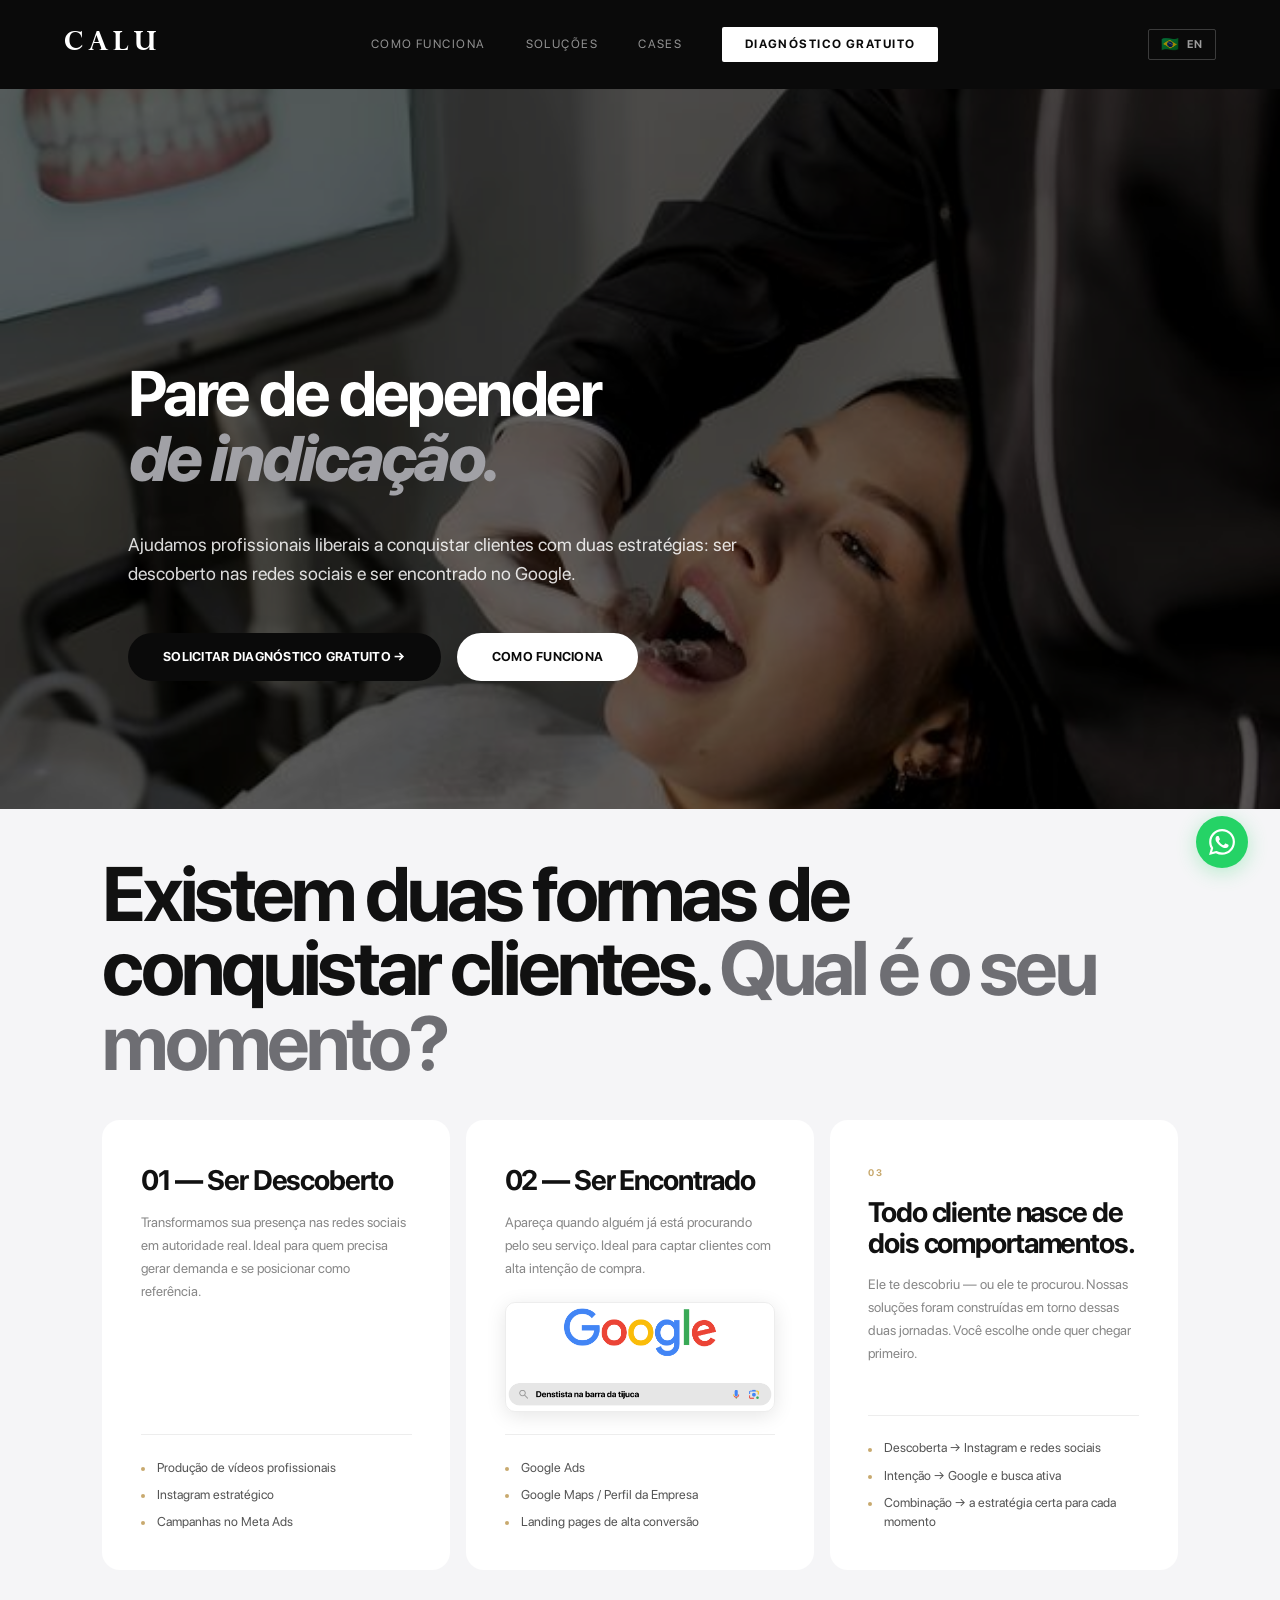
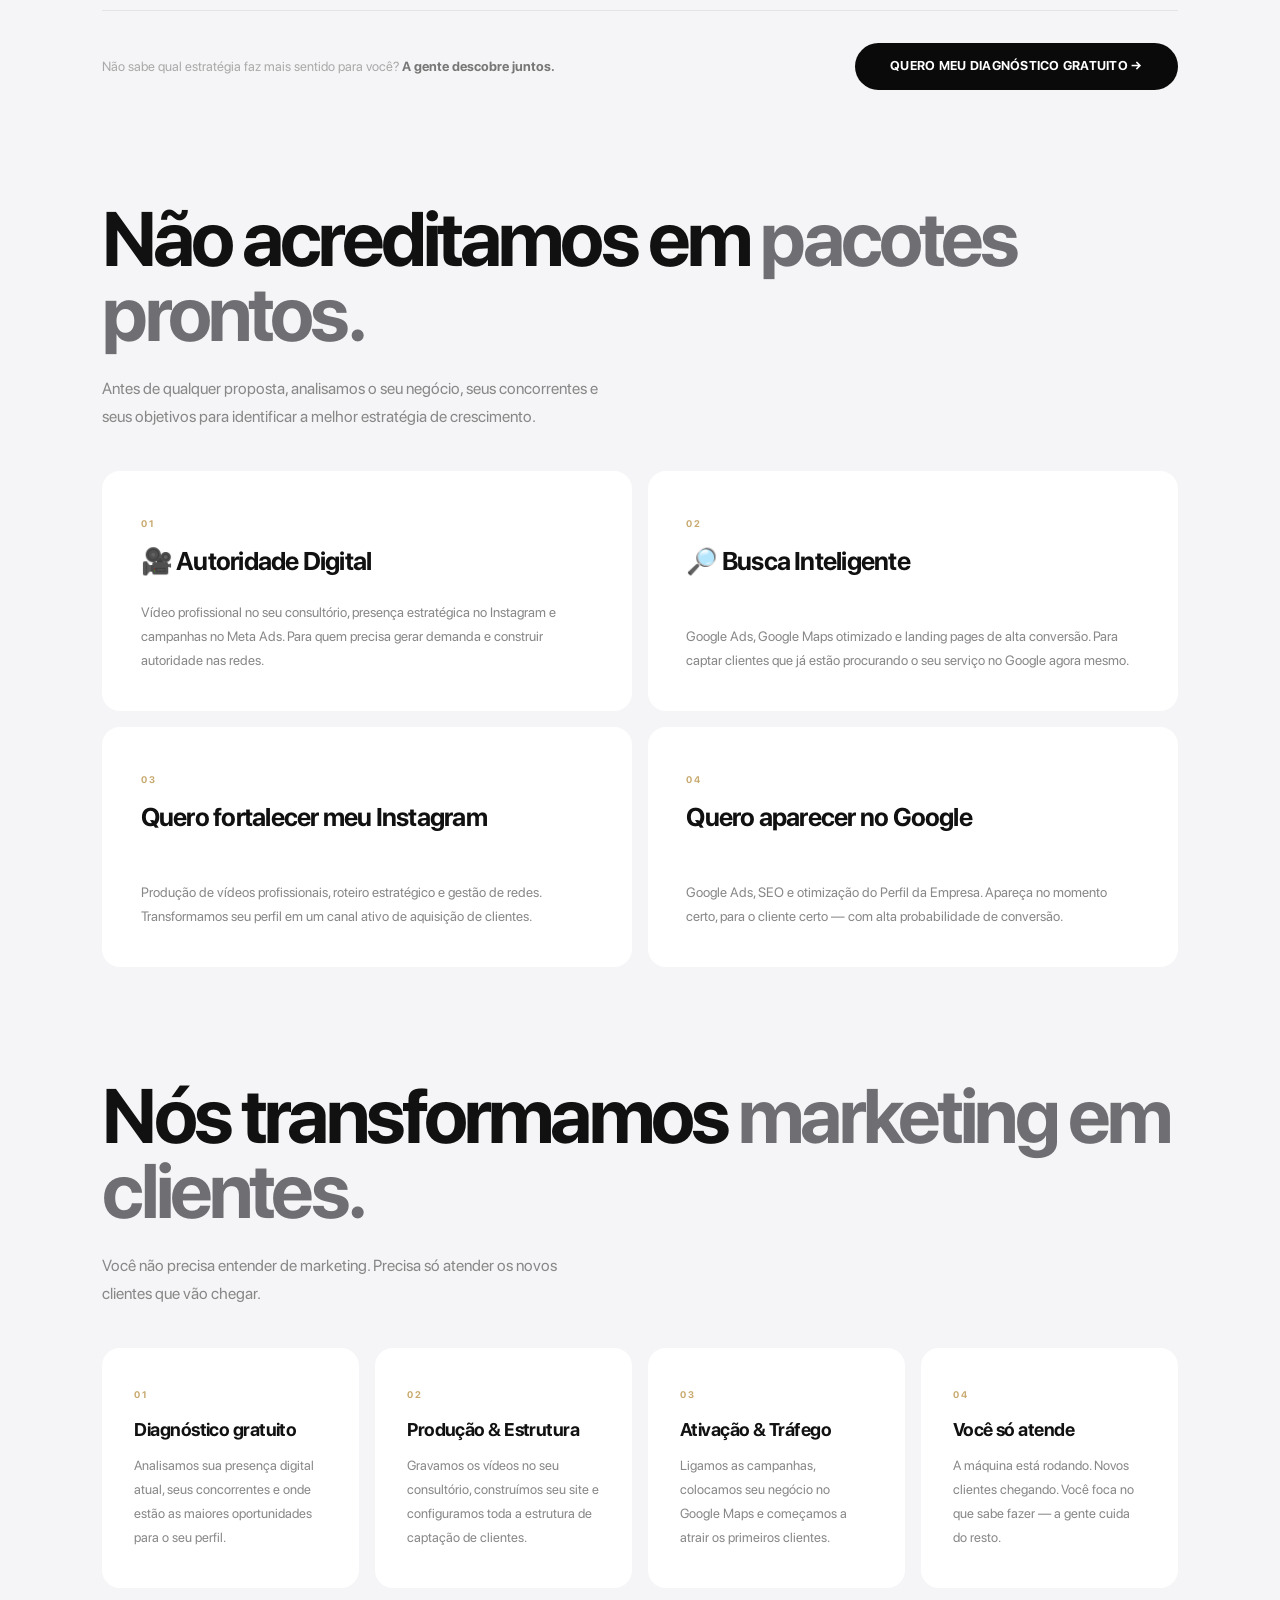
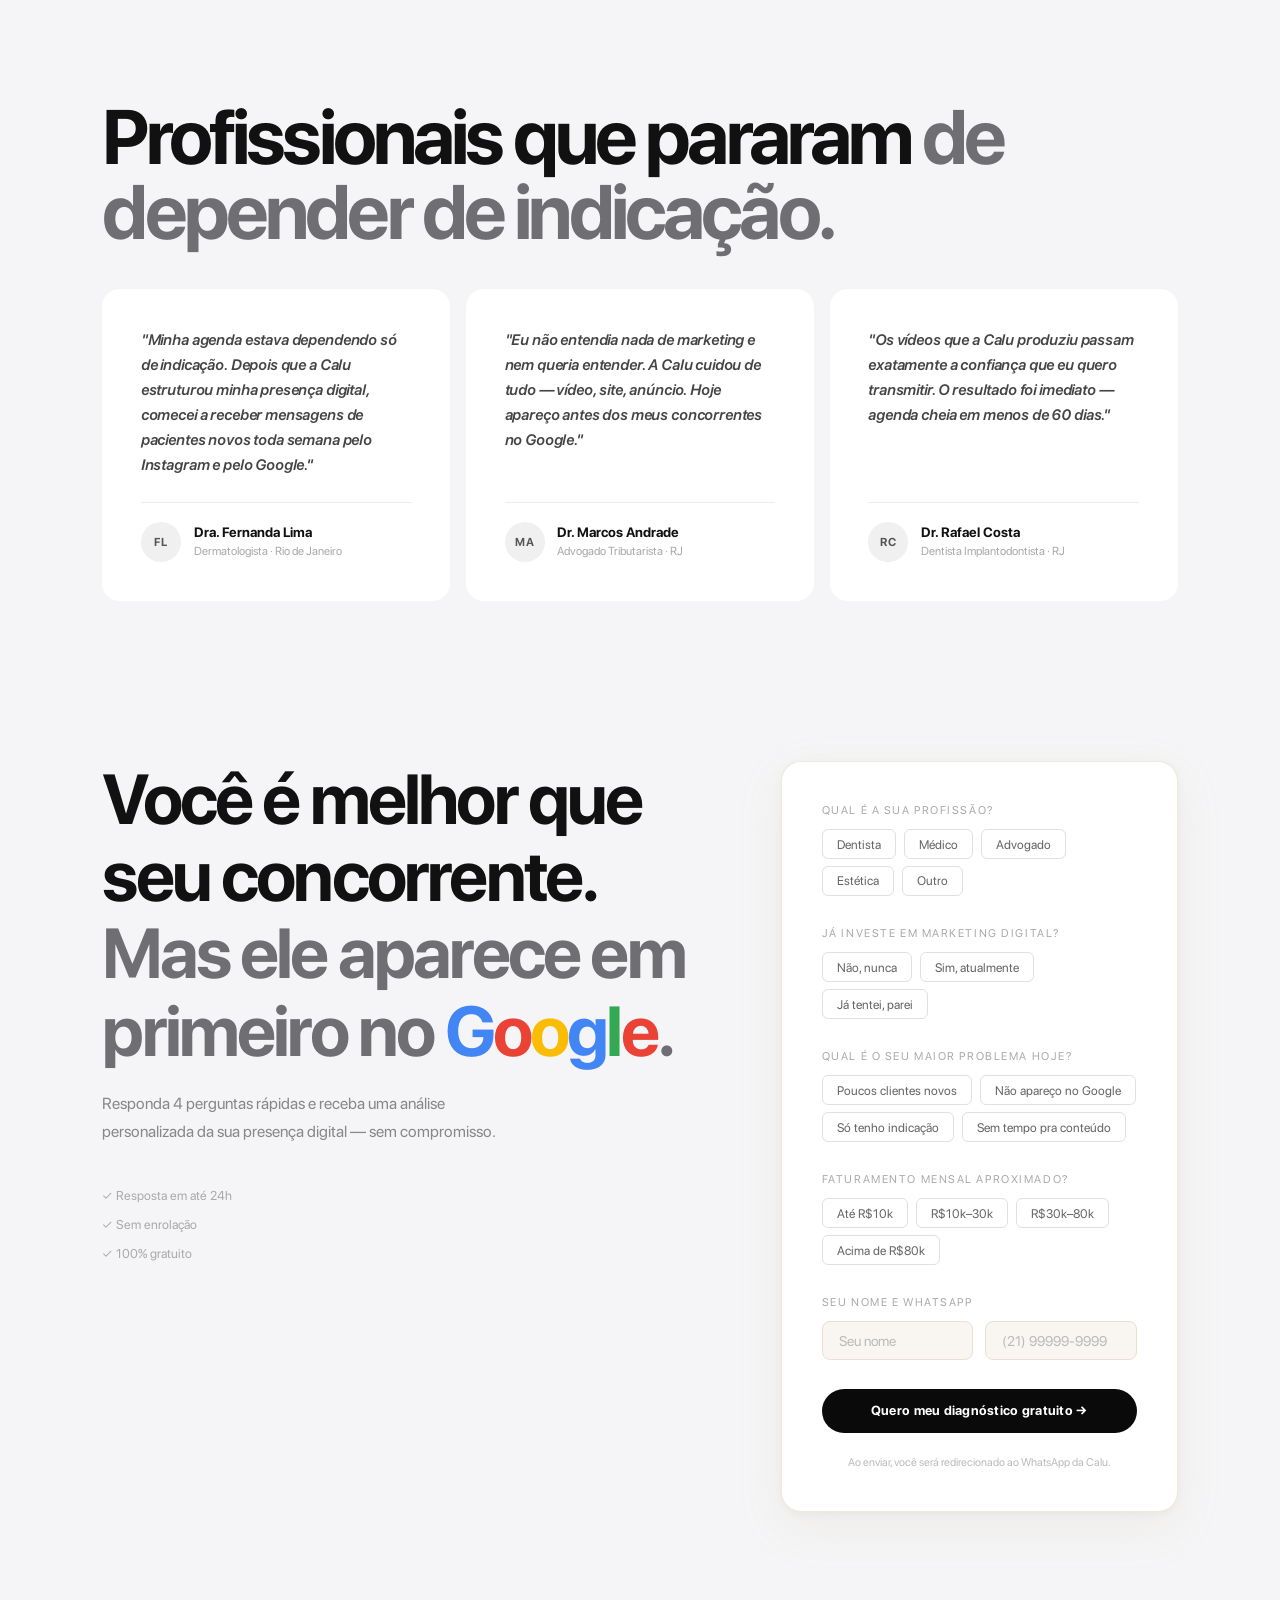
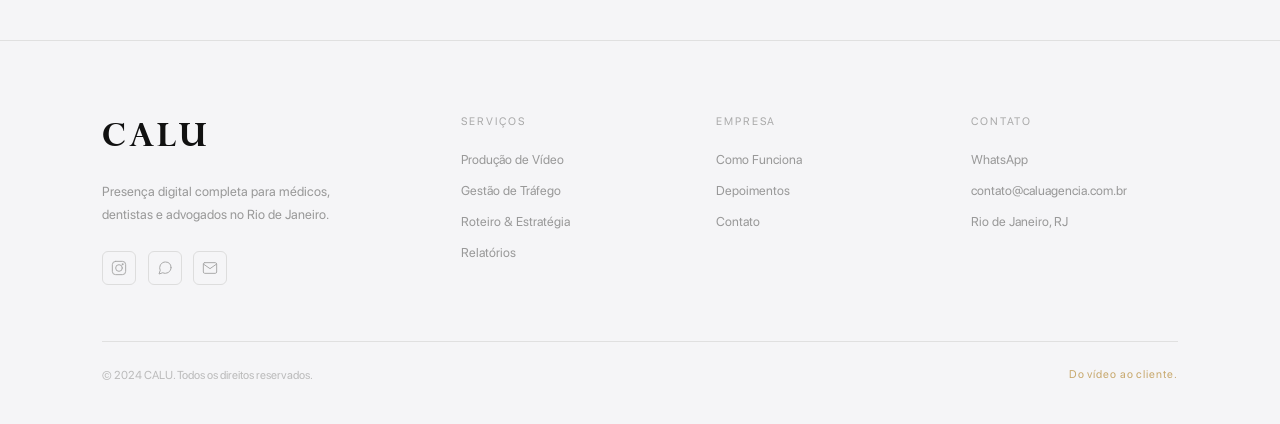
<file: index.html>
<!DOCTYPE html>
<html lang="pt-BR">
<head>
  <meta charset="UTF-8" />
  <meta name="viewport" content="width=device-width, initial-scale=1.0" />
  <title>CALU | Vídeo e Presença Digital para Profissionais Liberais no Rio</title>
  <link rel="preconnect" href="https://fonts.googleapis.com">
  <link rel="preconnect" href="https://fonts.gstatic.com" crossorigin>
  <link href="https://fonts.googleapis.com/css2?family=Inter:wght@400;500;700;800;900&display=swap" rel="stylesheet">
  <link rel="stylesheet" href="style.css?v=17" />
</head>
<body>

  <!-- Nav -->
  <nav id="navbar">
    <div class="nav-logo">CALU</div>
    <div class="nav-links">
      <a href="#processo">Como Funciona</a>
      <a href="#servicos">Soluções</a>
      <a href="#depoimentos">Cases</a>
      <a href="#cta" class="nav-cta">Diagnóstico gratuito</a>
    </div>
    <button class="lang-toggle" onclick="toggleLang()" title="Switch language">
      <span class="lang-flag">🇧🇷</span>
      <span class="lang-label" id="langLabel">EN</span>
    </button>
    <div class="hamburger" onclick="toggleMenu()">
      <span></span><span></span><span></span>
    </div>
  </nav>

  <!-- Mobile Menu -->
  <div class="mobile-menu" id="mobileMenu">
    <a href="#processo" onclick="toggleMenu()">Como Funciona</a>
    <a href="#servicos" onclick="toggleMenu()">Soluções</a>
    <a href="#depoimentos" onclick="toggleMenu()">Cases</a>
    <a href="#cta" onclick="toggleMenu()" style="color: var(--accent);">Diagnóstico gratuito →</a>
  </div>

  <!-- Hero -->
  <section id="hero">
    <div class="hero-slide active" style="background-image:url('ssss_c.jpg'); transform: scaleX(-1);"></div>
    <div class="hero-slide" style="background-image:url('k_c.jpg')"></div>
    <div class="hero-slide" style="background-image:url('este_c.jpg')"></div>
    <div class="hero-bg"></div>
    <h1 class="hero-title fade-up" data-i18n="hero.title">
      Pare de depender<br/><em>de indicação.</em>
    </h1>
    <p class="hero-sub fade-up" data-i18n="hero.sub">
      Ajudamos profissionais liberais a conquistar clientes com duas estratégias: ser descoberto nas redes sociais e ser encontrado no Google.
    </p>
    <div class="hero-actions fade-up">
      <a href="https://wa.me/5521982629968?text=Olá!%20Quero%20mais%20pacientes%20e%20clientes." class="btn-primary" data-i18n="hero.btn1">Solicitar diagnóstico gratuito →</a>
      <a href="#processo" class="btn-outline" data-i18n="hero.btn2">Como funciona</a>
    </div>
  </section>

  <!-- Como funciona -->
  <section id="para-quem">
    <div class="pq-intro fade-up">
      <div>
        <h2 class="section-title">Existem duas formas de conquistar clientes. <span class="title-muted">Qual é o seu momento?</span></h2>
      </div>

    </div>
    <div class="pq-cols">
      <div class="pq-col fade-up">
        <h3 class="pq-col-name">01 — Ser Descoberto</h3>
        <p class="pq-col-desc">Transformamos sua presença nas redes sociais em autoridade real. Ideal para quem precisa gerar demanda e se posicionar como referência.</p>
        <ul class="pq-col-list">
          <li>Produção de vídeos profissionais</li>
          <li>Instagram estratégico</li>
          <li>Campanhas no Meta Ads</li>
        </ul>
      </div>
      <div class="pq-col pq-col--found fade-up">
        <h3 class="pq-col-name">02 — Ser Encontrado</h3>
        <p class="pq-col-desc">Apareça quando alguém já está procurando pelo seu serviço. Ideal para captar clientes com alta intenção de compra.</p>
        <div class="pq-col-mockup">
          <img src="111111-01.png" alt="Google Search — dentista Barra da Tijuca" />
        </div>
        <ul class="pq-col-list">
          <li>Google Ads</li>
          <li>Google Maps / Perfil da Empresa</li>
          <li>Landing pages de alta conversão</li>
        </ul>
      </div>
      <div class="pq-col fade-up">
        <div class="pq-col-num">03</div>
        <h3 class="pq-col-name">Todo cliente nasce de dois comportamentos.</h3>
        <p class="pq-col-desc">Ele te descobriu — ou ele te procurou. Nossas soluções foram construídas em torno dessas duas jornadas. Você escolhe onde quer chegar primeiro.</p>
        <ul class="pq-col-list">
          <li>Descoberta → Instagram e redes sociais</li>
          <li>Intenção → Google e busca ativa</li>
          <li>Combinação → a estratégia certa para cada momento</li>
        </ul>
      </div>
    </div>
    <div class="pq-bottom fade-up">
      <p>Não sabe qual estratégia faz mais sentido para você? <strong>A gente descobre juntos.</strong></p>
      <a href="#cta" class="btn-primary">Quero meu diagnóstico gratuito →</a>
    </div>
  </section>

  <!-- Soluções -->
  <section id="servicos">
    <div class="svc-header fade-up">
      <h2 class="section-title" data-i18n="services.title">Não acreditamos em <span class="title-muted">pacotes prontos.</span></h2>
      <p class="section-sub" data-i18n="services.sub">Antes de qualquer proposta, analisamos o seu negócio, seus concorrentes e seus objetivos para identificar a melhor estratégia de crescimento.</p>
    </div>
    <div class="svc-rows">
      <div class="svc-row fade-up">
        <span class="svc-n">01</span>
        <div class="svc-body">
          <div class="svc-name" data-i18n="service1.name">🎥 Autoridade Digital</div>
          <div class="svc-desc" data-i18n="service1.desc">Vídeo profissional no seu consultório, presença estratégica no Instagram e campanhas no Meta Ads. Para quem precisa gerar demanda e construir autoridade nas redes.</div>
        </div>
      </div>
      <div class="svc-row fade-up">
        <span class="svc-n">02</span>
        <div class="svc-body">
          <div class="svc-name" data-i18n="service2.name">🔎 Busca Inteligente</div>
          <div class="svc-desc" data-i18n="service2.desc">Google Ads, Google Maps otimizado e landing pages de alta conversão. Para captar clientes que já estão procurando o seu serviço no Google agora mesmo.</div>
        </div>
      </div>
      <div class="svc-row fade-up">
        <span class="svc-n">03</span>
        <div class="svc-body">
          <div class="svc-name" data-i18n="service3.name">Quero fortalecer meu Instagram</div>
          <div class="svc-desc" data-i18n="service3.desc">Produção de vídeos profissionais, roteiro estratégico e gestão de redes. Transformamos seu perfil em um canal ativo de aquisição de clientes.</div>
        </div>
      </div>
      <div class="svc-row fade-up">
        <span class="svc-n">04</span>
        <div class="svc-body">
          <div class="svc-name" data-i18n="service4.name">Quero aparecer no Google</div>
          <div class="svc-desc" data-i18n="service4.desc">Google Ads, SEO e otimização do Perfil da Empresa. Apareça no momento certo, para o cliente certo — com alta probabilidade de conversão.</div>
        </div>
      </div>
    </div>
  </section>

  <!-- Processo -->
  <section id="processo">
    <div class="process-header fade-up">
      <h2 class="section-title" data-i18n="process.title">Nós transformamos <span class="title-muted">marketing em clientes.</span></h2>
      <p class="section-sub" data-i18n="process.sub">Você não precisa entender de marketing. Precisa só atender os novos clientes que vão chegar.</p>
    </div>
    <div class="process-steps">
      <div class="process-step fade-up">
        <div class="process-step-num">01</div>
        <div class="process-step-title" data-i18n="step1.title">Diagnóstico gratuito</div>
        <div class="process-step-desc" data-i18n="step1.desc">Analisamos sua presença digital atual, seus concorrentes e onde estão as maiores oportunidades para o seu perfil.</div>
      </div>
      <div class="process-step fade-up">
        <div class="process-step-num">02</div>
        <div class="process-step-title" data-i18n="step2.title">Produção & Estrutura</div>
        <div class="process-step-desc" data-i18n="step2.desc">Gravamos os vídeos no seu consultório, construímos seu site e configuramos toda a estrutura de captação de clientes.</div>
      </div>
      <div class="process-step fade-up">
        <div class="process-step-num">03</div>
        <div class="process-step-title" data-i18n="step3.title">Ativação & Tráfego</div>
        <div class="process-step-desc" data-i18n="step3.desc">Ligamos as campanhas, colocamos seu negócio no Google Maps e começamos a atrair os primeiros clientes.</div>
      </div>
      <div class="process-step fade-up">
        <div class="process-step-num">04</div>
        <div class="process-step-title" data-i18n="step4.title">Você só atende</div>
        <div class="process-step-desc" data-i18n="step4.desc">A máquina está rodando. Novos clientes chegando. Você foca no que sabe fazer — a gente cuida do resto.</div>
      </div>
    </div>
  </section>

  <!-- Depoimentos -->
  <section id="depoimentos">
    <div class="testi-header fade-up">
      <h2 class="section-title" data-i18n="testi.title">Profissionais que pararam <span class="title-muted">de depender de indicação.</span></h2>
    </div>
    <div class="testi-items">
      <div class="testi-item fade-up">
        <p class="testi-text" data-i18n="testi1.text">"Minha agenda estava dependendo só de indicação. Depois que a Calu estruturou minha presença digital, comecei a receber mensagens de pacientes novos toda semana pelo Instagram e pelo Google."</p>
        <div class="testi-author">
          <div class="testi-initials">FL</div>
          <div>
            <div class="testi-name" data-i18n="testi1.name">Dra. Fernanda Lima</div>
            <div class="testi-role" data-i18n="testi1.role">Dermatologista · Rio de Janeiro</div>
          </div>
        </div>
      </div>
      <div class="testi-item fade-up">
        <p class="testi-text" data-i18n="testi2.text">"Eu não entendia nada de marketing e nem queria entender. A Calu cuidou de tudo — vídeo, site, anúncio. Hoje apareço antes dos meus concorrentes no Google."</p>
        <div class="testi-author">
          <div class="testi-initials">MA</div>
          <div>
            <div class="testi-name" data-i18n="testi2.name">Dr. Marcos Andrade</div>
            <div class="testi-role" data-i18n="testi2.role">Advogado Tributarista · RJ</div>
          </div>
        </div>
      </div>
      <div class="testi-item fade-up">
        <p class="testi-text" data-i18n="testi3.text">"Os vídeos que a Calu produziu passam exatamente a confiança que eu quero transmitir. O resultado foi imediato — agenda cheia em menos de 60 dias."</p>
        <div class="testi-author">
          <div class="testi-initials">RC</div>
          <div>
            <div class="testi-name" data-i18n="testi3.name">Dr. Rafael Costa</div>
            <div class="testi-role" data-i18n="testi3.role">Dentista Implantodontista · RJ</div>
          </div>
        </div>
      </div>
    </div>
  </section>

  <!-- CTA + Formulário -->
  <section id="cta">
    <div class="cta-inner">
      <div class="cta-left fade-up">
        <h2 class="cta-headline-block">
  <span class="cta-hl">Você é melhor que</span>
  <span class="cta-hl">seu concorrente.</span>
  <span class="cta-hl" style="color:#6e6e73">Mas ele aparece em</span>
  <span class="cta-hl" style="color:#6e6e73">primeiro no <span class="google-colored"><span style="color:#4285F4">G</span><span style="color:#EA4335">o</span><span style="color:#FBBC05">o</span><span style="color:#4285F4">g</span><span style="color:#34A853">l</span><span style="color:#EA4335">e</span></span>.</span>
</h2>
        <p class="section-sub" data-i18n="cta.sub">Responda 4 perguntas rápidas e receba uma análise personalizada da sua presença digital — sem compromisso.</p>
        <div class="cta-trust">
          <div class="cta-trust-item">✓ Resposta em até 24h</div>
          <div class="cta-trust-item">✓ Sem enrolação</div>
          <div class="cta-trust-item">✓ 100% gratuito</div>
        </div>
      </div>

      <div class="cta-mobile-btn fade-up">
        <a href="https://wa.me/5521982629968?text=Olá!%20Vim%20pelo%20site%20da%20Calu%20e%20quero%20meu%20diagnóstico%20gratuito." class="btn-submit" style="display:block;text-align:center;text-decoration:none;">
          Quero meu diagnóstico gratuito →
        </a>
        <p class="form-disclaimer">Você será redirecionado ao WhatsApp da Calu.</p>
      </div>

      <div class="cta-form-wrap fade-up">
        <form class="cta-form" id="ctaForm" onsubmit="submitForm(event)">
          <div class="form-group">
            <label class="form-label">Qual é a sua profissão?</label>
            <div class="form-options" id="profissao">
              <button type="button" class="form-opt" data-val="Dentista">Dentista</button>
              <button type="button" class="form-opt" data-val="Médico">Médico</button>
              <button type="button" class="form-opt" data-val="Advogado">Advogado</button>
              <button type="button" class="form-opt" data-val="Clínica de Estética">Estética</button>
              <button type="button" class="form-opt" data-val="Outro">Outro</button>
            </div>
          </div>
          <div class="form-group">
            <label class="form-label">Já investe em marketing digital?</label>
            <div class="form-options" id="marketing">
              <button type="button" class="form-opt" data-val="Não, nunca investi">Não, nunca</button>
              <button type="button" class="form-opt" data-val="Sim, invisto atualmente">Sim, atualmente</button>
              <button type="button" class="form-opt" data-val="Já tentei mas parei">Já tentei, parei</button>
            </div>
          </div>
          <div class="form-group">
            <label class="form-label">Qual é o seu maior problema hoje?</label>
            <div class="form-options" id="problema">
              <button type="button" class="form-opt" data-val="Poucos clientes novos">Poucos clientes novos</button>
              <button type="button" class="form-opt" data-val="Não apareço no Google">Não apareço no Google</button>
              <button type="button" class="form-opt" data-val="Dependo só de indicação">Só tenho indicação</button>
              <button type="button" class="form-opt" data-val="Sem tempo para criar conteúdo">Sem tempo pra conteúdo</button>
            </div>
          </div>
          <div class="form-group">
            <label class="form-label">Faturamento mensal aproximado?</label>
            <div class="form-options" id="faturamento">
              <button type="button" class="form-opt" data-val="Até R$10k">Até R$10k</button>
              <button type="button" class="form-opt" data-val="R$10k–30k">R$10k–30k</button>
              <button type="button" class="form-opt" data-val="R$30k–80k">R$30k–80k</button>
              <button type="button" class="form-opt" data-val="Acima de R$80k">Acima de R$80k</button>
            </div>
          </div>
          <div class="form-group">
            <label class="form-label">Seu nome e WhatsApp</label>
            <div class="form-inputs">
              <input type="text" class="form-input" id="nome" placeholder="Seu nome" required />
              <input type="tel" class="form-input" id="telefone" placeholder="(21) 99999-9999" required />
            </div>
          </div>
          <button type="submit" class="btn-submit">
            Quero meu diagnóstico gratuito →
          </button>
          <p class="form-disclaimer">Ao enviar, você será redirecionado ao WhatsApp da Calu.</p>
        </form>
      </div>
    </div>
  </section>

  <!-- Footer -->
  <footer>
    <div class="footer-top">
      <div>
        <div class="footer-brand-name">CALU</div>
        <div class="footer-brand-desc" data-i18n="footer.desc">Presença digital completa para médicos, dentistas e advogados no Rio de Janeiro.</div>
        <div class="footer-socials">
          <a href="https://instagram.com/caluagencia" class="footer-social" title="Instagram">
            <svg width="16" height="16" viewBox="0 0 24 24" fill="none" stroke="currentColor" stroke-width="1.5" stroke-linecap="round" stroke-linejoin="round"><rect x="2" y="2" width="20" height="20" rx="5"/><circle cx="12" cy="12" r="5"/><circle cx="17.5" cy="6.5" r="1.5" fill="currentColor" stroke="none"/></svg>
          </a>
          <a href="https://wa.me/5521982629968" class="footer-social" title="WhatsApp">
            <svg width="16" height="16" viewBox="0 0 24 24" fill="none" stroke="currentColor" stroke-width="1.5" stroke-linecap="round" stroke-linejoin="round"><path d="M21 11.5a8.38 8.38 0 0 1-.9 3.8 8.5 8.5 0 0 1-7.6 4.7 8.38 8.38 0 0 1-3.8-.9L3 21l1.9-5.7a8.38 8.38 0 0 1-.9-3.8 8.5 8.5 0 0 1 4.7-7.6 8.38 8.38 0 0 1 3.8-.9h.5a8.48 8.48 0 0 1 8 8v.5z"/></svg>
          </a>
          <a href="mailto:contato@caluagencia.com.br" class="footer-social" title="Email">
            <svg width="16" height="16" viewBox="0 0 24 24" fill="none" stroke="currentColor" stroke-width="1.5" stroke-linecap="round" stroke-linejoin="round"><path d="M4 4h16c1.1 0 2 .9 2 2v12c0 1.1-.9 2-2 2H4c-1.1 0-2-.9-2-2V6c0-1.1.9-2 2-2z"/><polyline points="22,6 12,13 2,6"/></svg>
          </a>
        </div>
      </div>
      <div class="footer-col">
        <div class="footer-col-title" data-i18n="footer.services">Serviços</div>
        <a href="#servicos" data-i18n="footer.s1">Produção de Vídeo</a>
        <a href="#servicos" data-i18n="footer.s2">Gestão de Tráfego</a>
        <a href="#servicos" data-i18n="footer.s3">Roteiro & Estratégia</a>
        <a href="#servicos" data-i18n="footer.s4">Relatórios</a>
      </div>
      <div class="footer-col">
        <div class="footer-col-title" data-i18n="footer.company">Empresa</div>
        <a href="#processo" data-i18n="footer.c2">Como Funciona</a>
        <a href="#depoimentos" data-i18n="footer.c3">Depoimentos</a>
        <a href="#cta" data-i18n="footer.c4">Contato</a>
      </div>
      <div class="footer-col">
        <div class="footer-col-title" data-i18n="footer.contact">Contato</div>
        <a href="https://wa.me/5521982629968">WhatsApp</a>
        <a href="mailto:contato@caluagencia.com.br">contato@caluagencia.com.br</a>
        <a href="#">Rio de Janeiro, RJ</a>
      </div>
    </div>
    <div class="footer-bottom">
      <div class="footer-copy" data-i18n="footer.copy">© 2024 CALU. Todos os direitos reservados.</div>
      <div class="footer-badge" data-i18n="footer.badge">Do vídeo ao cliente.</div>
    </div>
  </footer>

  <!-- WhatsApp Float -->
  <a href="https://wa.me/5521982629968?text=Olá!%20Vim%20pelo%20site%20da%20Calu%20e%20quero%20saber%20mais." class="whatsapp-float" title="Falar no WhatsApp">
    <svg width="26" height="26" viewBox="0 0 24 24" fill="white"><path d="M17.472 14.382c-.297-.149-1.758-.867-2.03-.967-.273-.099-.471-.148-.67.15-.197.297-.767.966-.94 1.164-.173.199-.347.223-.644.075-.297-.15-1.255-.463-2.39-1.475-.883-.788-1.48-1.761-1.653-2.059-.173-.297-.018-.458.13-.606.134-.133.298-.347.446-.52.149-.174.198-.298.298-.497.099-.198.05-.371-.025-.52-.075-.149-.669-1.612-.916-2.207-.242-.579-.487-.5-.669-.51-.173-.008-.371-.01-.57-.01-.198 0-.52.074-.792.372-.272.297-1.04 1.016-1.04 2.479 0 1.462 1.065 2.875 1.213 3.074.149.198 2.096 3.2 5.077 4.487.709.306 1.262.489 1.694.625.712.227 1.36.195 1.871.118.571-.085 1.758-.719 2.006-1.413.248-.694.248-1.289.173-1.413-.074-.124-.272-.198-.57-.347m-5.421 7.403h-.004a9.87 9.87 0 0 1-5.031-1.378l-.361-.214-3.741.982.998-3.648-.235-.374a9.86 9.86 0 0 1-1.51-5.26c.001-5.45 4.436-9.884 9.888-9.884 2.64 0 5.122 1.03 6.988 2.898a9.825 9.825 0 0 1 2.893 6.994c-.003 5.45-4.437 9.884-9.885 9.884m8.413-18.297A11.815 11.815 0 0 0 12.05 0C5.495 0 .16 5.335.157 11.892c0 2.096.547 4.142 1.588 5.945L.057 24l6.305-1.654a11.882 11.882 0 0 0 5.683 1.448h.005c6.554 0 11.89-5.335 11.893-11.893a11.821 11.821 0 0 0-3.48-8.413z"/></svg>
  </a>

  <!-- Modal de Vídeo -->
  <div class="video-modal" id="videoModal">
    <div class="modal-backdrop" onclick="closeModal()"></div>
    <div class="modal-container">
      <button class="modal-close" onclick="closeModal()">
        <svg width="24" height="24" viewBox="0 0 24 24" fill="none">
          <path d="M18 6L6 18M6 6L18 18" stroke="white" stroke-width="1.5" stroke-linecap="round"/>
        </svg>
      </button>
      <div class="modal-inner">
        <video id="modalVideo" playsinline controls>
          <source src="" type="video/mp4">
        </video>
      </div>
      <div class="modal-caption">
        <div class="modal-handle">caluagencia</div>
        <div class="modal-desc" id="modalDesc"></div>
      </div>
    </div>
  </div>

  <script src="script.js"></script>
</body>
</html>
</file>
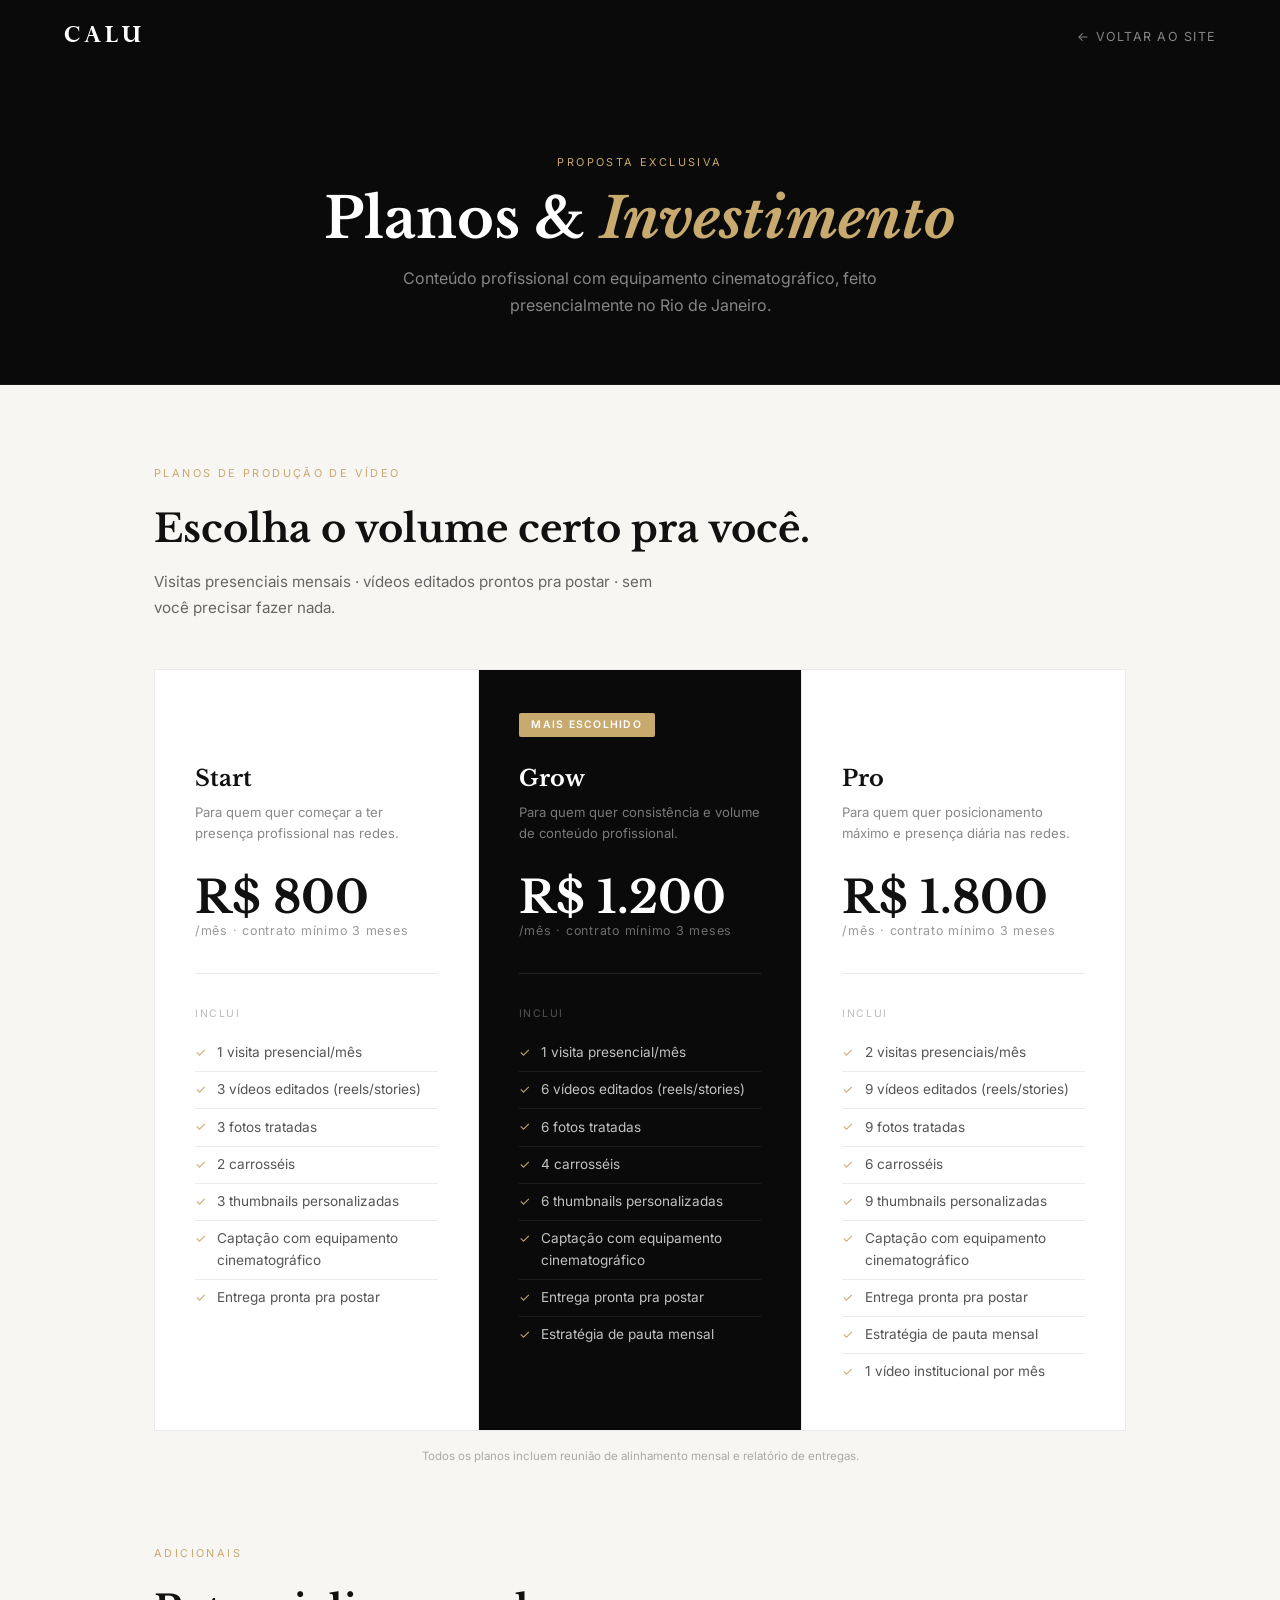
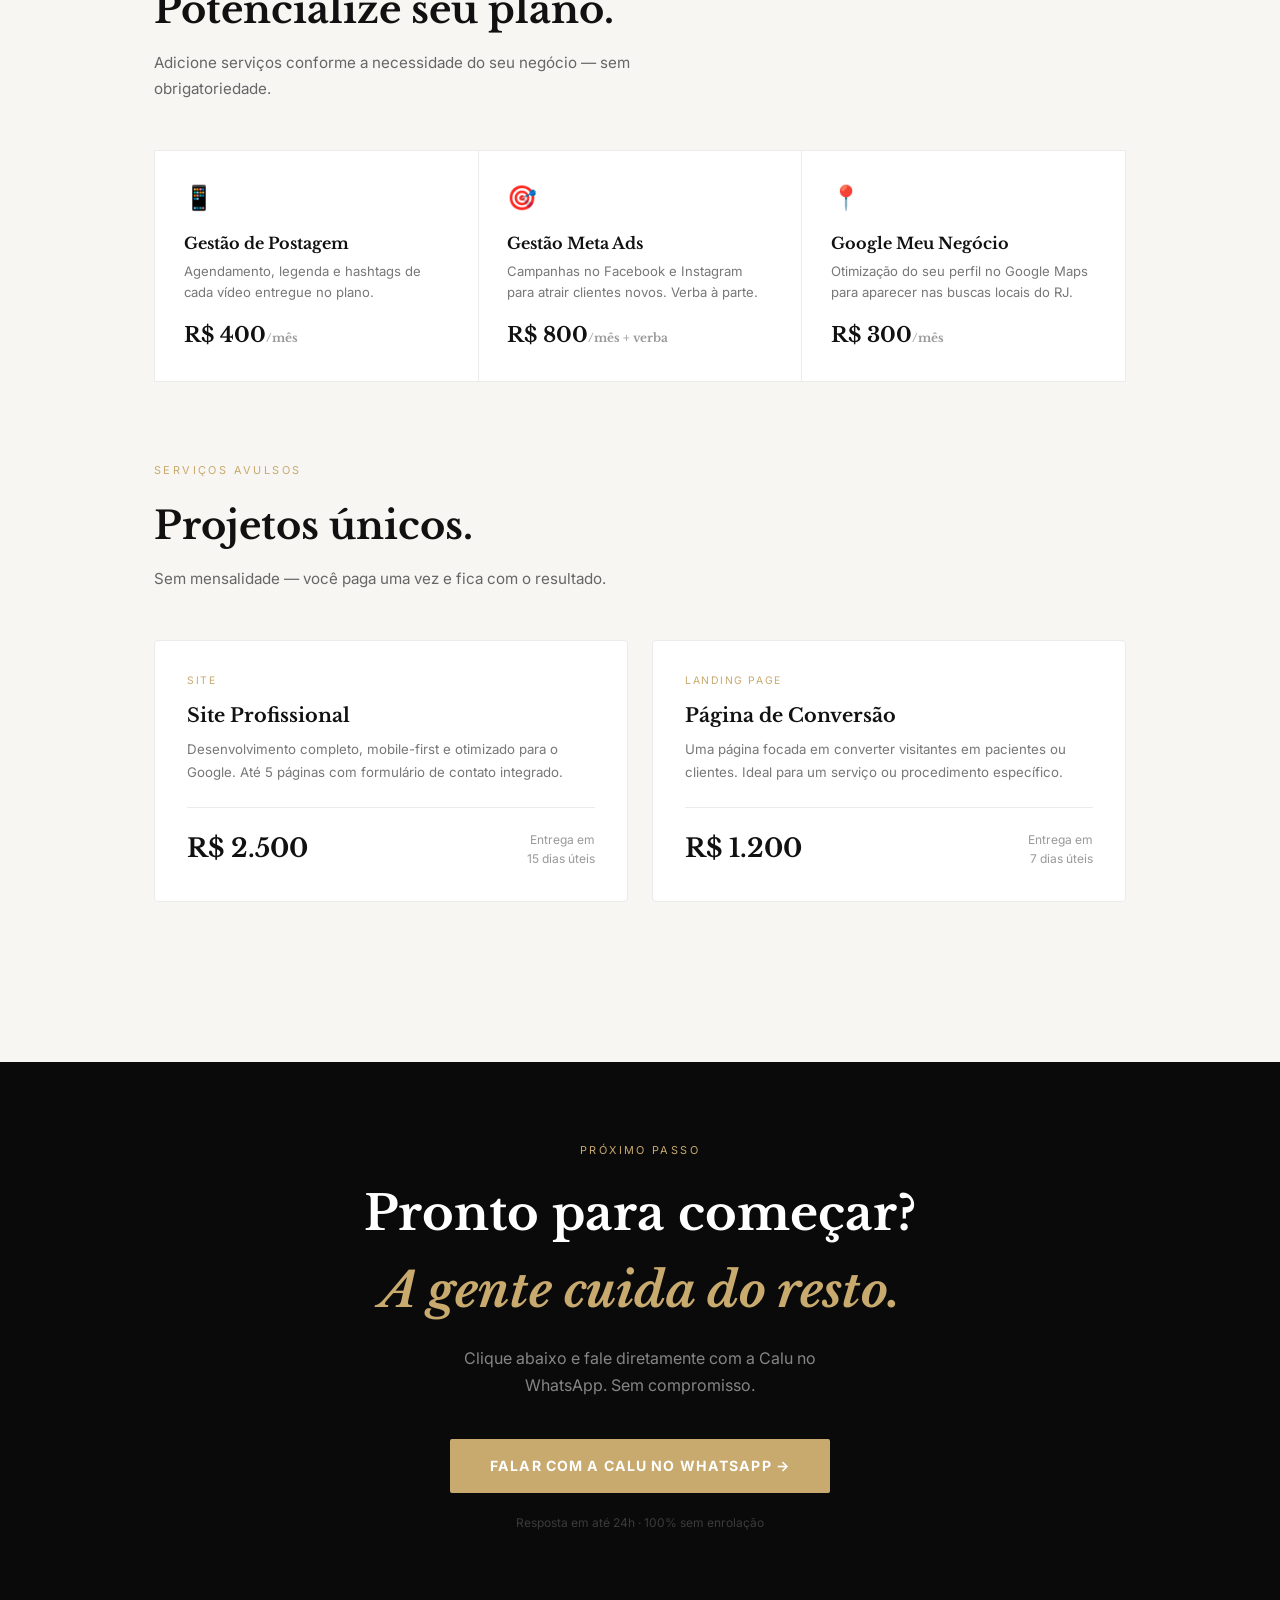
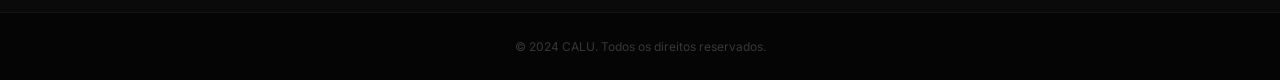
<file: planos.html>
<!DOCTYPE html>
<html lang="pt-BR">
<head>
  <meta charset="UTF-8" />
  <meta name="viewport" content="width=device-width, initial-scale=1.0" />
  <title>Planos — CALU</title>
  <meta name="robots" content="noindex, nofollow" />
  <link rel="preconnect" href="https://fonts.googleapis.com">
  <link rel="preconnect" href="https://fonts.gstatic.com" crossorigin>
  <link href="https://fonts.googleapis.com/css2?family=Libre+Baskerville:ital,wght@0,400;0,700;1,400&family=Inter:wght@300;400;500;600;700&display=swap" rel="stylesheet">
  <style>
    @font-face {
      font-family: 'Perpetua Titling MT';
      src: url('PERTIBD.TTF') format('truetype');
      font-weight: 700;
    }
    *, *::before, *::after { box-sizing: border-box; margin: 0; padding: 0; }
    :root {
      --black: #0a0a0a;
      --white: #ffffff;
      --off-white: #f7f6f3;
      --gray-light: #ebebeb;
      --text: #111111;
      --accent: #c8a96e;
      --serif: 'Libre Baskerville', Georgia, serif;
      --sans: 'Inter', 'Helvetica Neue', sans-serif;
    }
    body {
      background: var(--off-white);
      color: var(--text);
      font-family: var(--sans);
      font-size: 16px;
      line-height: 1.6;
    }

    /* Nav */
    nav {
      background: var(--black);
      padding: 1.2rem 5vw;
      display: flex;
      align-items: center;
      justify-content: space-between;
    }
    .nav-logo {
      font-family: 'Perpetua Titling MT', var(--serif);
      font-size: 1.4rem;
      letter-spacing: .18em;
      color: var(--white);
    }
    .nav-back {
      font-size: .78rem;
      letter-spacing: .1em;
      text-transform: uppercase;
      color: rgba(255,255,255,0.5);
      text-decoration: none;
      transition: color .2s;
    }
    .nav-back:hover { color: var(--white); }

    /* Hero */
    .page-header {
      background: var(--black);
      color: var(--white);
      text-align: center;
      padding: 5rem 5vw 4rem;
      border-bottom: 1px solid rgba(255,255,255,0.06);
    }
    .page-tag {
      font-size: .68rem;
      letter-spacing: .22em;
      text-transform: uppercase;
      color: var(--accent);
      margin-bottom: 1rem;
      display: block;
    }
    .page-title {
      font-family: var(--serif);
      font-size: clamp(2rem, 5vw, 3.5rem);
      font-weight: 700;
      line-height: 1.1;
      margin-bottom: 1rem;
    }
    .page-title em { font-style: italic; color: var(--accent); }
    .page-sub {
      font-size: 1rem;
      color: rgba(255,255,255,0.5);
      max-width: 480px;
      margin: 0 auto;
      line-height: 1.7;
    }

    /* Container */
    .container { max-width: 1100px; margin: 0 auto; padding: 5rem 5vw; }

    /* Planos */
    .section-tag {
      font-size: .68rem;
      letter-spacing: .22em;
      text-transform: uppercase;
      color: var(--accent);
      margin-bottom: 1rem;
      display: block;
    }
    .section-title {
      font-family: var(--serif);
      font-size: clamp(1.6rem, 3vw, 2.4rem);
      font-weight: 700;
      margin-bottom: .6rem;
    }
    .section-sub {
      font-size: .95rem;
      color: #666;
      margin-bottom: 3rem;
      max-width: 500px;
      line-height: 1.7;
    }

    .plans-grid {
      display: grid;
      grid-template-columns: repeat(3, 1fr);
      gap: 1px;
      background: var(--gray-light);
      border: 1px solid var(--gray-light);
      margin-bottom: 1rem;
    }
    .plan-card {
      background: var(--white);
      padding: 2.5rem;
      position: relative;
      transition: background .2s;
    }
    .plan-card:hover { background: #fafafa; }
    .plan-card--featured {
      background: var(--black);
    }
    .plan-card--featured:hover { background: #111; }

    .plan-badge {
      display: inline-block;
      font-size: .65rem;
      letter-spacing: .12em;
      text-transform: uppercase;
      background: var(--accent);
      color: var(--white);
      padding: .25rem .8rem;
      border-radius: 2px;
      margin-bottom: 1.5rem;
      font-weight: 600;
    }
    .plan-name {
      font-family: var(--serif);
      font-size: 1.4rem;
      font-weight: 700;
      margin-bottom: .3rem;
      color: var(--text);
    }
    .plan-card--featured .plan-name { color: var(--white); }
    .plan-desc {
      font-size: .82rem;
      color: #888;
      margin-bottom: 2rem;
      line-height: 1.6;
    }
    .plan-card--featured .plan-desc { color: rgba(255,255,255,0.45); }

    .plan-price {
      margin-bottom: 2rem;
      padding-bottom: 2rem;
      border-bottom: 1px solid var(--gray-light);
    }
    .plan-card--featured .plan-price { border-bottom-color: rgba(255,255,255,0.1); }
    .plan-price-num {
      font-family: var(--serif);
      font-size: 2.8rem;
      font-weight: 700;
      line-height: 1;
      color: var(--text);
    }
    .plan-card--featured .plan-price-num { color: var(--white); }
    .plan-price-period {
      font-size: .78rem;
      color: #999;
      letter-spacing: .06em;
    }
    .plan-card--featured .plan-price-period { color: rgba(255,255,255,0.4); }

    .plan-includes {
      font-size: .65rem;
      letter-spacing: .15em;
      text-transform: uppercase;
      color: #bbb;
      margin-bottom: .8rem;
    }
    .plan-card--featured .plan-includes { color: rgba(255,255,255,0.3); }
    .plan-list { list-style: none; }
    .plan-list li {
      font-size: .85rem;
      color: #555;
      padding: .45rem 0;
      border-bottom: 1px solid var(--gray-light);
      display: flex;
      gap: .7rem;
      align-items: flex-start;
    }
    .plan-card--featured .plan-list li {
      color: rgba(255,255,255,0.75);
      border-bottom-color: rgba(255,255,255,0.08);
    }
    .plan-list li:last-child { border-bottom: none; }
    .plan-list li::before {
      content: '✓';
      color: var(--accent);
      font-size: .8rem;
      flex-shrink: 0;
      margin-top: .05rem;
    }

    .plan-note {
      font-size: .72rem;
      color: #aaa;
      text-align: center;
      margin-top: 1rem;
    }

    /* Adicionais */
    .addons-section { margin-top: 5rem; }
    .addons-grid {
      display: grid;
      grid-template-columns: repeat(auto-fit, minmax(240px, 1fr));
      gap: 1px;
      background: var(--gray-light);
      border: 1px solid var(--gray-light);
    }
    .addon-card {
      background: var(--white);
      padding: 1.8rem;
    }
    .addon-icon { font-size: 1.5rem; margin-bottom: .8rem; }
    .addon-name {
      font-family: var(--serif);
      font-size: 1rem;
      font-weight: 700;
      margin-bottom: .3rem;
    }
    .addon-desc { font-size: .82rem; color: #777; margin-bottom: 1rem; line-height: 1.6; }
    .addon-price {
      font-size: 1.3rem;
      font-weight: 700;
      font-family: var(--serif);
      color: var(--text);
    }
    .addon-period { font-size: .75rem; color: #999; }

    /* Avulsos */
    .avulsos-section { margin-top: 5rem; }
    .avulsos-grid {
      display: grid;
      grid-template-columns: repeat(auto-fit, minmax(280px, 1fr));
      gap: 1.5rem;
    }
    .avulso-card {
      background: var(--white);
      border: 1px solid var(--gray-light);
      border-radius: 4px;
      padding: 2rem;
    }
    .avulso-tag {
      font-size: .65rem;
      letter-spacing: .15em;
      text-transform: uppercase;
      color: var(--accent);
      margin-bottom: .6rem;
      display: block;
    }
    .avulso-name {
      font-family: var(--serif);
      font-size: 1.2rem;
      font-weight: 700;
      margin-bottom: .5rem;
    }
    .avulso-desc { font-size: .83rem; color: #777; line-height: 1.7; margin-bottom: 1.5rem; }
    .avulso-bottom {
      display: flex;
      justify-content: space-between;
      align-items: flex-end;
      padding-top: 1.2rem;
      border-top: 1px solid var(--gray-light);
    }
    .avulso-price {
      font-family: var(--serif);
      font-size: 1.6rem;
      font-weight: 700;
    }
    .avulso-prazo { font-size: .75rem; color: #999; text-align: right; }

    /* CTA final */
    .cta-section {
      background: var(--black);
      color: var(--white);
      text-align: center;
      padding: 5rem 5vw;
      margin-top: 5rem;
    }
    .cta-section .section-tag { color: var(--accent); }
    .cta-title {
      font-family: var(--serif);
      font-size: clamp(1.8rem, 4vw, 3rem);
      font-weight: 700;
      margin-bottom: 1rem;
      color: var(--white);
    }
    .cta-title em { font-style: italic; color: var(--accent); }
    .cta-sub {
      font-size: 1rem;
      color: rgba(255,255,255,0.5);
      max-width: 420px;
      margin: 0 auto 2.5rem;
      line-height: 1.7;
    }
    .btn-cta {
      display: inline-block;
      background: var(--accent);
      color: var(--white);
      padding: 1rem 2.5rem;
      border-radius: 2px;
      font-weight: 700;
      font-size: .88rem;
      letter-spacing: .08em;
      text-transform: uppercase;
      text-decoration: none;
      transition: background .2s, transform .15s;
    }
    .btn-cta:hover { background: #b8945a; transform: translateY(-2px); }
    .cta-disclaimer {
      font-size: .75rem;
      color: rgba(255,255,255,0.2);
      margin-top: 1.2rem;
    }

    /* Footer */
    footer {
      background: #050505;
      padding: 1.5rem 5vw;
      text-align: center;
      border-top: 1px solid rgba(255,255,255,0.06);
    }
    .footer-copy { font-size: .75rem; color: rgba(255,255,255,0.2); }

    /* Responsive */
    @media (max-width: 900px) {
      .plans-grid { grid-template-columns: 1fr; }
    }
    @media (max-width: 600px) {
      .container { padding: 3rem 5vw; }
      .avulsos-grid { grid-template-columns: 1fr; }
    }
  </style>
</head>
<body>

  <nav>
    <div class="nav-logo">CALU</div>
    <a href="index.html" class="nav-back">← Voltar ao site</a>
  </nav>

  <div class="page-header">
    <span class="page-tag">Proposta exclusiva</span>
    <h1 class="page-title">Planos & <em>Investimento</em></h1>
    <p class="page-sub">Conteúdo profissional com equipamento cinematográfico, feito presencialmente no Rio de Janeiro.</p>
  </div>

  <div class="container">

    <!-- Planos principais -->
    <span class="section-tag">Planos de produção de vídeo</span>
    <h2 class="section-title">Escolha o volume certo pra você.</h2>
    <p class="section-sub">Visitas presenciais mensais · vídeos editados prontos pra postar · sem você precisar fazer nada.</p>

    <div class="plans-grid">

      <div class="plan-card">
        <div class="plan-badge" style="visibility:hidden">placeholder</div>
        <div class="plan-name">Start</div>
        <div class="plan-desc">Para quem quer começar a ter presença profissional nas redes.</div>
        <div class="plan-price">
          <div class="plan-price-num">R$ 800</div>
          <div class="plan-price-period">/mês · contrato mínimo 3 meses</div>
        </div>
        <div class="plan-includes">Inclui</div>
        <ul class="plan-list">
          <li>1 visita presencial/mês</li>
          <li>3 vídeos editados (reels/stories)</li>
          <li>3 fotos tratadas</li>
          <li>2 carrosséis</li>
          <li>3 thumbnails personalizadas</li>
          <li>Captação com equipamento cinematográfico</li>
          <li>Entrega pronta pra postar</li>
        </ul>
      </div>

      <div class="plan-card plan-card--featured">
        <div class="plan-badge">Mais escolhido</div>
        <div class="plan-name">Grow</div>
        <div class="plan-desc">Para quem quer consistência e volume de conteúdo profissional.</div>
        <div class="plan-price">
          <div class="plan-price-num">R$ 1.200</div>
          <div class="plan-price-period">/mês · contrato mínimo 3 meses</div>
        </div>
        <div class="plan-includes">Inclui</div>
        <ul class="plan-list">
          <li>1 visita presencial/mês</li>
          <li>6 vídeos editados (reels/stories)</li>
          <li>6 fotos tratadas</li>
          <li>4 carrosséis</li>
          <li>6 thumbnails personalizadas</li>
          <li>Captação com equipamento cinematográfico</li>
          <li>Entrega pronta pra postar</li>
          <li>Estratégia de pauta mensal</li>
        </ul>
      </div>

      <div class="plan-card">
        <div class="plan-badge" style="visibility:hidden">placeholder</div>
        <div class="plan-name">Pro</div>
        <div class="plan-desc">Para quem quer posicionamento máximo e presença diária nas redes.</div>
        <div class="plan-price">
          <div class="plan-price-num">R$ 1.800</div>
          <div class="plan-price-period">/mês · contrato mínimo 3 meses</div>
        </div>
        <div class="plan-includes">Inclui</div>
        <ul class="plan-list">
          <li>2 visitas presenciais/mês</li>
          <li>9 vídeos editados (reels/stories)</li>
          <li>9 fotos tratadas</li>
          <li>6 carrosséis</li>
          <li>9 thumbnails personalizadas</li>
          <li>Captação com equipamento cinematográfico</li>
          <li>Entrega pronta pra postar</li>
          <li>Estratégia de pauta mensal</li>
          <li>1 vídeo institucional por mês</li>
        </ul>
      </div>

    </div>
    <p class="plan-note">Todos os planos incluem reunião de alinhamento mensal e relatório de entregas.</p>

    <!-- Adicionais -->
    <div class="addons-section">
      <span class="section-tag">Adicionais</span>
      <h2 class="section-title">Potencialize seu plano.</h2>
      <p class="section-sub">Adicione serviços conforme a necessidade do seu negócio — sem obrigatoriedade.</p>

      <div class="addons-grid">
        <div class="addon-card">
          <div class="addon-icon">📱</div>
          <div class="addon-name">Gestão de Postagem</div>
          <div class="addon-desc">Agendamento, legenda e hashtags de cada vídeo entregue no plano.</div>
          <div class="addon-price">R$ 400<span class="addon-period">/mês</span></div>
        </div>
        <div class="addon-card">
          <div class="addon-icon">🎯</div>
          <div class="addon-name">Gestão Meta Ads</div>
          <div class="addon-desc">Campanhas no Facebook e Instagram para atrair clientes novos. Verba à parte.</div>
          <div class="addon-price">R$ 800<span class="addon-period">/mês + verba</span></div>
        </div>
        <div class="addon-card">
          <div class="addon-icon">📍</div>
          <div class="addon-name">Google Meu Negócio</div>
          <div class="addon-desc">Otimização do seu perfil no Google Maps para aparecer nas buscas locais do RJ.</div>
          <div class="addon-price">R$ 300<span class="addon-period">/mês</span></div>
        </div>
      </div>
    </div>

    <!-- Avulsos -->
    <div class="avulsos-section">
      <span class="section-tag">Serviços avulsos</span>
      <h2 class="section-title">Projetos únicos.</h2>
      <p class="section-sub">Sem mensalidade — você paga uma vez e fica com o resultado.</p>

      <div class="avulsos-grid">
        <div class="avulso-card">
          <span class="avulso-tag">Site</span>
          <div class="avulso-name">Site Profissional</div>
          <p class="avulso-desc">Desenvolvimento completo, mobile-first e otimizado para o Google. Até 5 páginas com formulário de contato integrado.</p>
          <div class="avulso-bottom">
            <div class="avulso-price">R$ 2.500</div>
            <div class="avulso-prazo">Entrega em<br/>15 dias úteis</div>
          </div>
        </div>
        <div class="avulso-card">
          <span class="avulso-tag">Landing Page</span>
          <div class="avulso-name">Página de Conversão</div>
          <p class="avulso-desc">Uma página focada em converter visitantes em pacientes ou clientes. Ideal para um serviço ou procedimento específico.</p>
          <div class="avulso-bottom">
            <div class="avulso-price">R$ 1.200</div>
            <div class="avulso-prazo">Entrega em<br/>7 dias úteis</div>
          </div>
        </div>
      </div>
    </div>

  </div>

  <!-- CTA -->
  <div class="cta-section">
    <span class="section-tag">Próximo passo</span>
    <h2 class="cta-title">Pronto para começar?<br/><em>A gente cuida do resto.</em></h2>
    <p class="cta-sub">Clique abaixo e fale diretamente com a Calu no WhatsApp. Sem compromisso.</p>
    <a href="https://wa.me/5521982629968?text=Olá!%20Vi%20os%20planos%20da%20Calu%20e%20quero%20saber%20mais." class="btn-cta">Falar com a Calu no WhatsApp →</a>
    <p class="cta-disclaimer">Resposta em até 24h · 100% sem enrolação</p>
  </div>

  <footer>
    <div class="footer-copy">© 2024 CALU. Todos os direitos reservados.</div>
  </footer>

</body>
</html>
</file>
<file: style.css>
/* ── Perpetua Titling MT ── */
@font-face {
  font-family: 'Perpetua Titling MT';
  src: url('PERTIBD.TTF') format('truetype');
  font-weight: 700;
  font-style: normal;
}

/* ── SF Pro Display ── */
@font-face {
  font-family: 'SF Pro Display';
  src: url('SFPRODISPLAYREGULAR.OTF') format('opentype');
  font-weight: 400; font-style: normal;
}
@font-face {
  font-family: 'SF Pro Display';
  src: url('SFPRODISPLAYMEDIUM.OTF') format('opentype');
  font-weight: 500; font-style: normal;
}
@font-face {
  font-family: 'SF Pro Display';
  src: url('SFPRODISPLAYBOLD.OTF') format('opentype');
  font-weight: 700; font-style: normal;
}
@font-face {
  font-family: 'SF Pro Display';
  src: url('SFPRODISPLAYBLACKITALIC.OTF') format('opentype');
  font-weight: 900; font-style: italic;
}
@font-face {
  font-family: 'SF Pro Display';
  src: url('SFPRODISPLAYHEAVYITALIC.OTF') format('opentype');
  font-weight: 800; font-style: italic;
}
@font-face {
  font-family: 'SF Pro Display';
  src: url('SFPRODISPLAYSEMIBOLDITALIC.OTF') format('opentype');
  font-weight: 600; font-style: italic;
}

/* ── Reset & Base ── */
*, *::before, *::after { box-sizing: border-box; margin: 0; padding: 0; }
:root {
  --black: #0a0a0a;
  --white: #ffffff;
  --off-white: #f5f5f7;
  --gray-light: #e8e8e8;
  --gray-mid: #888;
  --text: #111111;
  --accent: #c8a96e;
  --serif: 'SF Pro Display', 'Inter', sans-serif;
  --sans: 'SF Pro Display', 'Inter', sans-serif;
}
html {
  scroll-behavior: smooth;
  scroll-snap-type: y mandatory;
  overflow-y: scroll;
  height: 100%;
}
body {
  background: #f5f5f7;
  color: var(--text);
  font-family: var(--sans);
  font-size: 16px;
  line-height: 1.6;
  overflow-x: hidden;
  min-height: 100%;
}
section, footer {
  scroll-snap-align: start;
  display: flex;
  flex-direction: column;
  justify-content: center;
}
#hero {
  min-height: 92vh;
}
a { color: inherit; text-decoration: none; }
img { max-width: 100%; display: block; }

/* ── Scrollbar ── */
::-webkit-scrollbar { width: 3px; }
::-webkit-scrollbar-track { background: transparent; }
::-webkit-scrollbar-thumb { background: var(--accent); border-radius: 2px; }

/* ── Nav ── */
nav {
  position: relative; z-index: 100;
  display: flex; justify-content: space-between; align-items: center;
  padding: 1.5rem 5vw;
  background: var(--black);
  transition: background .3s, padding .3s;
}
nav.scrolled {
  background: rgba(10,10,10,0.95);
  backdrop-filter: blur(12px);
  border-bottom: 1px solid rgba(255,255,255,0.06);
  padding: 1rem 5vw;
}
.nav-logo {
  font-family: 'Perpetua Titling MT', var(--serif);
  font-size: 1.6rem;
  font-weight: 700;
  letter-spacing: 0.18em;
  color: var(--white);
}
.nav-links { display: flex; gap: 2.5rem; align-items: center; }
.nav-links a {
  font-size: .75rem;
  letter-spacing: .12em;
  text-transform: uppercase;
  color: rgba(255,255,255,0.55);
  transition: color .2s;
}
.nav-links a:hover { color: var(--white); }
.nav-cta {
  background: var(--white) !important;
  color: var(--black) !important;
  padding: .5rem 1.4rem;
  border-radius: 2px;
  font-weight: 700;
  font-size: .75rem;
  letter-spacing: .08em;
  text-transform: uppercase;
  transition: background .2s !important;
}
.nav-cta:hover { background: var(--accent) !important; color: var(--white) !important; }

/* Language Toggle */
.lang-toggle {
  display: flex; align-items: center; gap: .4rem;
  background: transparent;
  border: 1px solid rgba(255,255,255,0.2);
  color: rgba(255,255,255,0.6);
  padding: .35rem .75rem;
  border-radius: 2px;
  font-family: var(--sans);
  font-size: .7rem;
  font-weight: 600;
  letter-spacing: .1em;
  text-transform: uppercase;
  cursor: pointer;
  transition: border-color .2s, color .2s;
  white-space: nowrap;
}
.lang-toggle:hover { border-color: var(--accent); color: var(--white); }
.lang-flag { font-size: .9rem; }

/* Hamburger */
.hamburger { display: none; flex-direction: column; gap: 5px; cursor: pointer; }
.hamburger span { width: 24px; height: 2px; background: var(--white); transition: .3s; }
.mobile-menu {
  display: none; position: fixed; inset: 0; background: var(--black);
  z-index: 99; flex-direction: column; align-items: center; justify-content: center; gap: 2.5rem;
}
.mobile-menu.open { display: flex; }
.mobile-menu a { font-size: 1.4rem; letter-spacing: .1em; text-transform: uppercase; color: var(--white); }

/* ── Hero ── */
#hero {
  min-height: 80vh;
  display: flex; flex-direction: column; align-items: flex-start; justify-content: flex-end;
  padding: 3rem 10vw 8rem;
  position: relative;
  overflow: hidden;
  background: var(--black);
}
.hero-slide {
  position: absolute; inset: 0;
  background-size: cover;
  background-position: center;
  opacity: 0;
  transition: opacity 1.2s ease;
  z-index: 0;
}
.hero-slide.active { opacity: 1; }
.hero-slide::after {
  content: '';
  position: absolute; inset: 0;
  background: rgba(0,0,0,0.62);
}
#hero > *:not(.hero-slide) { position: relative; z-index: 1; }
.hero-bg { display: none; }
.hero-title {
  font-family: var(--sans);
  font-size: clamp(2.2rem, 5vw, 5.5rem);
  font-weight: 800;
  line-height: 1.02;
  letter-spacing: -0.04em;
  max-width: 950px;
  color: var(--white);
}
.hero-title em { font-style: italic; color: #a1a1a6; font-weight: 800; }
.hero-sub {
  margin-top: 2.4rem;
  font-size: 1.15rem;
  color: rgba(255,255,255,0.85);
  max-width: 680px;
  line-height: 1.6;
}
.hero-actions {
  margin-top: 2.8rem;
  display: flex; gap: 1rem; flex-wrap: wrap;
}
.btn-primary {
  background: var(--black); color: var(--white);
  padding: .85rem 2.2rem; border-radius: 980px;
  font-weight: 600; font-size: .8rem; letter-spacing: .02em;
  text-transform: uppercase;
  transition: background .2s, transform .15s;
  display: inline-block;
}
.btn-primary:hover { background: #333; transform: translateY(-1px); }
.btn-outline {
  background: var(--white); color: var(--black);
  border: none;
  padding: .85rem 2.2rem; border-radius: 980px;
  font-size: .8rem; font-weight: 600; letter-spacing: .02em; text-transform: uppercase;
  transition: background .2s, transform .15s;
  display: inline-block;
}
.btn-outline:hover { background: #e5e5ea; transform: translateY(-1px); }
.btn-dark {
  background: var(--black); color: var(--white);
  padding: .85rem 2.2rem; border-radius: 2px;
  font-weight: 700; font-size: .78rem; letter-spacing: .1em;
  text-transform: uppercase; display: inline-block;
  transition: background .2s, transform .15s;
}
.btn-dark:hover { background: var(--accent); transform: translateY(-2px); }

/* ── Shared section layout ── */
section { padding: 5rem 8vw 2rem; }
.section-tag {
  font-size: .62rem; letter-spacing: .3em; text-transform: uppercase;
  color: var(--accent); margin-bottom: 1.5rem; display: block;
}
.section-title {
  font-family: var(--sans);
  font-size: clamp(3rem, 6vw, 6.5rem);
  font-weight: 800;
  line-height: .97;
  letter-spacing: -.05em;
  color: var(--text);
}
.section-title em { font-style: italic; color: var(--accent); font-weight: 800; }
.title-muted { color: #6e6e73; font-weight: 800; }
.google-logo {
  height: 1em;
  width: auto;
  display: inline-block;
  vertical-align: middle;
  position: relative;
  top: -.08em;
  background: none;
}
.section-sub {
  margin-top: 1.5rem;
  font-size: 1rem;
  color: #888;
  max-width: 500px;
  line-height: 1.75;
  font-weight: 400;
}

/* ── Para quem é ── */
#para-quem { background: var(--off-white); padding-top: 3rem; }

.pq-intro { margin-bottom: 2.5rem; }

.pq-cols {
  display: grid;
  grid-template-columns: repeat(3, 1fr);
  gap: 1rem;
  margin-bottom: 2.5rem;
}

.pq-col {
  background: var(--white);
  border-radius: 18px;
  padding: 2.8rem 2.4rem 2.4rem;
  display: flex;
  flex-direction: column;
  gap: 0;
  overflow: hidden;
  position: relative;
  transition: transform .25s cubic-bezier(.25,.46,.45,.94), box-shadow .25s;
  min-height: 320px;
}
.pq-col:hover { transform: scale(1.015); box-shadow: 0 24px 60px rgba(0,0,0,0.10); }
.pq-col:first-child { background: var(--white); }

.pq-col-num {
  font-size: .6rem;
  font-weight: 700;
  letter-spacing: .2em;
  text-transform: uppercase;
  color: var(--accent);
  margin-bottom: 1rem;
}

.pq-col-name {
  font-size: clamp(1.6rem, 2.2vw, 2rem);
  font-weight: 800;
  letter-spacing: -.04em;
  color: var(--text);
  line-height: 1.1;
  margin-bottom: .9rem;
}


.pq-col-desc {
  font-size: .85rem;
  color: #888;
  line-height: 1.7;
  flex: 1;
}

.pq-col-list {
  list-style: none;
  display: flex;
  flex-direction: column;
  gap: .5rem;
  margin-top: 1.4rem;
  padding-top: 1.4rem;
  border-top: 1px solid rgba(0,0,0,0.07);
}

.pq-col-list li {
  font-size: .8rem;
  color: #555;
  line-height: 1.5;
  padding-left: 1rem;
  position: relative;
}
.pq-col-list li::before {
  content: '';
  position: absolute;
  left: 0; top: .57rem;
  width: 4px; height: 4px;
  border-radius: 50%;
  background: var(--accent);
}

.pq-col--found {
  min-height: 420px;
}

.pq-col-mockup {
  margin: 1.4rem 0 0;
  border-radius: 10px;
  overflow: hidden;
  box-shadow: 0 4px 20px rgba(0,0,0,0.10);
  border: 1px solid rgba(0,0,0,0.07);
}

.pq-col-mockup img {
  width: 100%;
  display: block;
  border-radius: 10px;
}

.pq-bottom {
  display: flex;
  align-items: center;
  justify-content: space-between;
  gap: 2rem;
  flex-wrap: wrap;
  padding-top: 2rem;
  border-top: 1px solid rgba(0,0,0,0.07);
}
.pq-bottom p { font-size: .83rem; color: #aaa; }
.pq-bottom strong { color: #777; font-weight: 600; }

/* ── Serviços (dark) ── */
#servicos { background: var(--off-white); color: var(--text); }
#servicos .section-title { color: var(--text); }
#servicos .section-sub { color: #888; }

.svc-header { margin-bottom: 2.5rem; }

.svc-rows {
  display: grid;
  grid-template-columns: repeat(2, 1fr);
  gap: 1rem;
}

.svc-row {
  background: var(--white);
  border-radius: 18px;
  padding: 2.8rem 2.4rem 2.4rem;
  display: flex;
  flex-direction: column;
  gap: 0;
  position: relative;
  overflow: hidden;
  transition: transform .25s cubic-bezier(.25,.46,.45,.94), box-shadow .25s;
  min-height: 240px;
}
.svc-row:nth-child(1) { background: var(--white); }
.svc-row:nth-child(4) { background: var(--white); }
.svc-row:hover { transform: scale(1.015); box-shadow: 0 24px 60px rgba(0,0,0,0.10); }

.svc-n {
  font-size: .6rem;
  font-weight: 700;
  letter-spacing: .2em;
  text-transform: uppercase;
  color: var(--accent);
  margin-bottom: 1rem;
}

.svc-body { display: contents; }

.svc-name {
  font-size: clamp(1.3rem, 2vw, 1.7rem);
  font-weight: 800;
  letter-spacing: -.03em;
  color: var(--text);
  line-height: 1.1;
  margin-bottom: .8rem;
}


.svc-desc {
  font-size: .85rem;
  color: #888;
  line-height: 1.75;
  margin-top: auto;
}

/* ── Processo ── */
#processo { background: var(--off-white); color: var(--text); }
#processo .section-title { color: var(--text); }
#processo .section-sub { color: #888; }
.process-header { margin-bottom: 2.5rem; }

.process-steps {
  display: grid;
  grid-template-columns: repeat(4, 1fr);
  gap: 1rem;
}
.process-step {
  background: var(--white);
  border-radius: 18px;
  padding: 2.4rem 2rem;
  display: flex;
  flex-direction: column;
  gap: 0;
  transition: transform .25s cubic-bezier(.25,.46,.45,.94), box-shadow .25s;
  min-height: 240px;
}
.process-step:hover { transform: scale(1.015); box-shadow: 0 24px 60px rgba(0,0,0,0.09); }

.process-step-num {
  font-size: .6rem;
  font-weight: 700;
  letter-spacing: .2em;
  text-transform: uppercase;
  color: var(--accent);
  margin-bottom: 1rem;
}
.process-step-title {
  font-size: 1.15rem;
  font-weight: 800;
  letter-spacing: -.03em;
  margin-bottom: .7rem;
  color: var(--text);
  line-height: 1.2;
}
.process-step-desc {
  font-size: .83rem;
  color: #888;
  line-height: 1.8;
  margin-top: auto;
}

/* ── Depoimentos ── */
#depoimentos { background: var(--off-white); color: var(--text); }
#depoimentos .section-title { color: var(--text); }
.testi-header { margin-bottom: 2.5rem; }

.testi-items {
  display: grid;
  grid-template-columns: repeat(3, 1fr);
  gap: 1rem;
}

.testi-item {
  background: var(--white);
  border-radius: 18px;
  padding: 2.4rem;
  display: flex;
  flex-direction: column;
  gap: 1.5rem;
  transition: transform .25s cubic-bezier(.25,.46,.45,.94), box-shadow .25s;
}
.testi-item:first-child { background: var(--white); }
.testi-item:hover { transform: scale(1.015); box-shadow: 0 24px 60px rgba(0,0,0,0.10); }

.testi-text {
  font-size: .95rem;
  font-weight: 500;
  color: #444;
  line-height: 1.65;
  letter-spacing: -.01em;
  font-style: italic;
  flex: 1;
}


.testi-author {
  display: flex;
  align-items: center;
  gap: .8rem;
  padding-top: 1.2rem;
  border-top: 1px solid rgba(0,0,0,0.07);
}


.testi-initials {
  width: 40px; height: 40px;
  border-radius: 50%;
  background: #f0f0f0;
  display: flex; align-items: center; justify-content: center;
  font-size: .72rem;
  font-weight: 800;
  letter-spacing: .05em;
  color: #555;
  flex-shrink: 0;
}
.testi-name { font-weight: 700; font-size: .85rem; color: var(--text); line-height: 1.2; }
.testi-role { font-size: .73rem; color: #aaa; margin-top: .1rem; }

/* ── CTA ── */
#cta {
  background: var(--off-white);
  color: var(--text);
  padding: 8rem 8vw;
  position: relative;
  overflow: hidden;
}
#cta .section-tag { color: var(--accent); }
#cta .section-title {
  color: var(--text);
  font-size: clamp(2rem, 4vw, 4.5rem);
  max-width: 640px;
  line-height: 1.05;
}
.cta-title-block {
  text-align: left;
}

.cta-headline-block {
  display: flex;
  flex-direction: column;
  line-height: 1.1;
  gap: 0;
}
.cta-hl {
  font-size: clamp(3rem, 5.5vw, 5.5rem);
  font-weight: 800;
  color: var(--text);
  letter-spacing: -.04em;
  white-space: nowrap;
}
.cta-line-big {
  font-size: 1.32em;
  letter-spacing: -.05em;
}
.cta-headline { display: flex; flex-direction: column; gap: 0; }
.cta-pre {
  font-size: clamp(1rem, 2vw, 1.4rem);
  font-weight: 600;
  color: #6e6e73;
  letter-spacing: -.02em;
  margin-bottom: -.1em;
}
.cta-mas {
  font-size: clamp(4rem, 10vw, 9rem);
  font-weight: 800;
  color: var(--text);
  letter-spacing: -.06em;
  line-height: .85;
  margin: 0;
}
.cta-mid {
  font-size: clamp(1.2rem, 2vw, 1.6rem);
  font-weight: 600;
  color: #6e6e73;
  letter-spacing: -.02em;
  margin-top: .4em;
  display: flex;
  align-items: center;
  gap: .4em;
  flex-wrap: wrap;
}
.cta-google {
  height: 1.4em;
  width: auto;
  object-fit: contain;
  display: inline-block;
  vertical-align: middle;
}
#cta .section-sub { color: #888; margin-top: 1.2rem; max-width: 400px; }

.cta-inner {
  display: grid;
  grid-template-columns: 1fr 1fr;
  gap: 6rem;
  align-items: start;
  position: relative;
  z-index: 1;
}

.cta-trust {
  margin-top: 2.5rem;
  display: flex;
  flex-direction: column;
  gap: .55rem;
}
.cta-trust-item {
  font-size: .8rem;
  color: #aaa;
}

.cta-form-wrap {
  background: var(--white);
  border: 1px solid rgba(200,169,110,0.25);
  border-radius: 20px;
  padding: 2.5rem;
  box-shadow: 0 2px 8px rgba(0,0,0,0.04), 0 16px 48px rgba(200,169,110,0.1);
}
.cta-form { display: flex; flex-direction: column; gap: 1.8rem; }
.form-group { display: flex; flex-direction: column; gap: .6rem; }
.form-label {
  font-size: .7rem;
  letter-spacing: .14em;
  text-transform: uppercase;
  color: #aaa;
}
.form-options { display: flex; flex-wrap: wrap; gap: .45rem; }
.form-opt {
  background: transparent;
  border: 1px solid #e0e0e0;
  color: #666;
  padding: .4rem .9rem;
  border-radius: 6px;
  font-size: .78rem;
  font-family: var(--sans);
  cursor: pointer;
  transition: all .15s;
  white-space: nowrap;
}
.form-opt:hover { border-color: var(--accent); color: var(--text); }
.form-opt.selected {
  background: var(--accent);
  border-color: var(--accent);
  color: var(--white);
  font-weight: 600;
}
.form-inputs { display: flex; gap: .75rem; flex-wrap: wrap; }
.form-input {
  flex: 1; min-width: 140px;
  background: #f9f6f1;
  border: 1px solid #e8e0d4;
  border-radius: 8px;
  padding: .65rem 1rem;
  color: var(--text);
  font-size: .88rem;
  font-family: var(--sans);
  outline: none;
  transition: border-color .2s;
}
.form-input::placeholder { color: #bbb; }
.form-input:focus { border-color: var(--accent); }
.btn-submit {
  background: var(--black); color: var(--white);
  border: none; padding: .9rem 2rem;
  border-radius: 980px; font-family: var(--sans);
  font-weight: 600; font-size: .82rem;
  letter-spacing: .02em;
  cursor: pointer; transition: background .2s, transform .15s;
  width: 100%;
}
.btn-submit:hover { background: #222; transform: translateY(-1px); }
.form-disclaimer {
  font-size: .7rem;
  color: #bbb;
  text-align: center;
  margin-top: -.5rem;
}
.cta-mobile-btn { display: none; }

@media (max-width: 900px) { .cta-inner { grid-template-columns: 1fr; gap: 3rem; } }
@media (max-width: 600px) { .cta-mobile-btn { display: block; } .cta-form-wrap { display: none; } }

/* ── Footer ── */
footer {
  background: var(--off-white);
  border-top: 1px solid #e0e0e0;
  padding: 4.5rem 8vw 2.5rem;
  min-height: auto;
  scroll-snap-align: start;
}
.footer-top {
  display: grid;
  grid-template-columns: 1.5fr repeat(3, 1fr);
  gap: 3rem;
  margin-bottom: 3.5rem;
}
.footer-brand-name {
  font-family: 'Perpetua Titling MT', var(--serif);
  font-size: 2rem; font-weight: 700;
  letter-spacing: .1em; margin-bottom: 1rem; color: var(--text);
}
.footer-brand-desc { font-size: .82rem; color: #999; line-height: 1.75; max-width: 230px; }
.footer-socials { display: flex; gap: .7rem; margin-top: 1.5rem; }
.footer-social {
  width: 34px; height: 34px;
  border: 1px solid #ddd;
  border-radius: 6px;
  display: flex; align-items: center; justify-content: center;
  color: #aaa;
  transition: border-color .2s, color .2s;
}
.footer-social:hover { border-color: var(--accent); color: var(--accent); }
.footer-col-title {
  font-size: .68rem; letter-spacing: .18em; text-transform: uppercase;
  margin-bottom: 1.2rem; color: #aaa;
}
.footer-col a { display: block; font-size: .8rem; color: #999; margin-bottom: .65rem; transition: color .2s; }
.footer-col a:hover { color: var(--text); }
.footer-bottom {
  border-top: 1px solid #e0e0e0;
  padding-top: 1.5rem;
  display: flex; justify-content: space-between; align-items: center; flex-wrap: wrap; gap: 1rem;
}
.footer-copy { font-size: .72rem; color: #bbb; }
.footer-badge { font-size: .7rem; color: var(--accent); letter-spacing: .08em; }

/* ── WhatsApp Float ── */
.whatsapp-float {
  position: fixed; bottom: 2rem; right: 2rem; z-index: 200;
  width: 52px; height: 52px; border-radius: 50%;
  background: #25D366;
  display: flex; align-items: center; justify-content: center;
  box-shadow: 0 4px 20px rgba(37,211,102,0.3);
  transition: transform .2s;
}
.whatsapp-float:hover { transform: scale(1.08); }

/* ── Modal ── */
.video-modal {
  position: fixed; inset: 0; z-index: 500;
  display: none; align-items: center; justify-content: center;
}
.video-modal.open { display: flex; }
.modal-backdrop {
  position: absolute; inset: 0;
  background: rgba(0,0,0,0.88);
  backdrop-filter: blur(6px);
}
.modal-container {
  position: relative; z-index: 1;
  width: min(400px, 92vw);
  background: var(--black);
  border-radius: 4px;
  overflow: hidden;
}
.modal-close {
  position: absolute; top: .8rem; right: .8rem; z-index: 10;
  background: rgba(0,0,0,0.5); border: none; cursor: pointer;
  width: 36px; height: 36px; border-radius: 50%;
  display: flex; align-items: center; justify-content: center;
  transition: background .2s;
}
.modal-close:hover { background: rgba(0,0,0,0.8); }
.modal-inner { width: 100%; aspect-ratio: 9/16; background: #111; overflow: hidden; }
.modal-inner video { width: 100%; height: 100%; object-fit: cover; }
.modal-caption { padding: .9rem 1rem; border-top: 1px solid #1a1a1a; }
.modal-handle { font-size: .8rem; font-weight: 700; color: var(--white); }
.modal-desc { font-size: .75rem; color: #555; margin-top: .2rem; }

/* ── Animations ── */
.fade-up {
  opacity: 0; transform: translateY(24px);
  transition: opacity .65s ease, transform .65s ease;
}
.fade-up.visible { opacity: 1; transform: translateY(0); }

/* ── Responsive 900px ── */
@media (max-width: 900px) {
  .nav-links { display: none; }
  .hamburger { display: flex; }
  .pq-cols { grid-template-columns: 1fr 1fr; }
  .svc-rows { grid-template-columns: 1fr; }
  .process-steps { grid-template-columns: 1fr 1fr; }
  .testi-items { grid-template-columns: 1fr; }
  .footer-top { grid-template-columns: 1fr 1fr; }
}

/* ── Responsive 768px (tablet portrait) ── */
@media (max-width: 768px) {
  .pq-cols { grid-template-columns: 1fr; }
  .process-steps { grid-template-columns: 1fr; }
  .footer-top { grid-template-columns: 1fr; gap: 2rem; }
  .cta-inner { grid-template-columns: 1fr; gap: 3rem; }
}

/* ── Responsive 600px (mobile) ── */
@media (max-width: 600px) {
  /* Desativa scroll snap no mobile — conflita com carrossel horizontal */
  html { scroll-snap-type: none; }
  section, footer { scroll-snap-align: unset; }

  nav { padding: 1rem 5vw; }
  section { padding: 3.5rem 0; min-height: auto; }

  #hero { padding: 8rem 6vw 5rem; min-height: 100svh; justify-content: center; }
  .hero-title { font-size: clamp(2.4rem, 10vw, 3.5rem); }
  .hero-sub { font-size: .9rem; margin-top: 1rem; max-width: 100%; }
  /* Remove padding redundante — hero já tem padding lateral */
  .hero-actions { flex-direction: column; gap: .6rem; }
  .btn-primary, .btn-outline { width: 100%; text-align: center; padding: 1rem; }

  .section-title { font-size: clamp(2rem, 8.5vw, 2.8rem); letter-spacing: -.04em; }

  /* títulos e tags com padding lateral */
  .pq-intro, .svc-header, .process-header, .testi-header, .pq-bottom { padding-left: 5vw; padding-right: 5vw; }

  /* ── Carrossel horizontal ── */
  .pq-cols,
  .svc-rows,
  .process-steps,
  .testi-items {
    display: flex;
    flex-direction: row;
    overflow-x: auto;
    overflow-y: visible;
    gap: .75rem;
    scroll-snap-type: x mandatory;
    -webkit-overflow-scrolling: touch;
    scrollbar-width: none;
    padding: .5rem 5vw 1.5rem;
    margin-bottom: 0;
  }
  .pq-cols::-webkit-scrollbar,
  .svc-rows::-webkit-scrollbar,
  .process-steps::-webkit-scrollbar,
  .testi-items::-webkit-scrollbar { display: none; }

  /* Espaçador no fim do carrossel para ver próximo card — fix Safari iOS */
  .pq-cols::after,
  .svc-rows::after,
  .process-steps::after,
  .testi-items::after {
    content: '';
    flex: 0 0 10vw;
    display: block;
  }

  /* Tamanho fixo dos cards — min() evita overflow em telas muito estreitas */
  .pq-col,
  .svc-row,
  .process-step,
  .testi-item {
    flex: 0 0 min(72vw, 300px);
    min-height: 220px;
    padding: 2rem;
    border-radius: 16px;
    scroll-snap-align: start;
  }

  .pq-bottom { flex-direction: column; gap: 1rem; margin-top: 1rem; }
  .pq-bottom .btn-dark { width: 100%; text-align: center; }

  /* CTA mobile — mostra botão de WhatsApp com mais destaque */
  #cta { padding: 3.5rem 5vw; }
  .cta-inner { gap: 2rem; }
  .cta-mobile-btn { display: block; }
  .cta-form-wrap { display: none; }
  .cta-mobile-btn .btn-submit {
    background: var(--black);
    color: var(--white);
    font-size: 1rem;
    padding: 1.1rem 2rem;
  }
  .cta-trust { flex-direction: row; flex-wrap: wrap; gap: .8rem; margin-top: 1.5rem; }
  .cta-trust-item { font-size: .75rem; }

  .footer-top { grid-template-columns: 1fr; gap: 2rem; padding: 0 5vw; }
  footer { padding: 3rem 5vw 2rem; min-height: auto; }
  .cta-form-wrap { padding: 1.4rem; }
}
</file>
